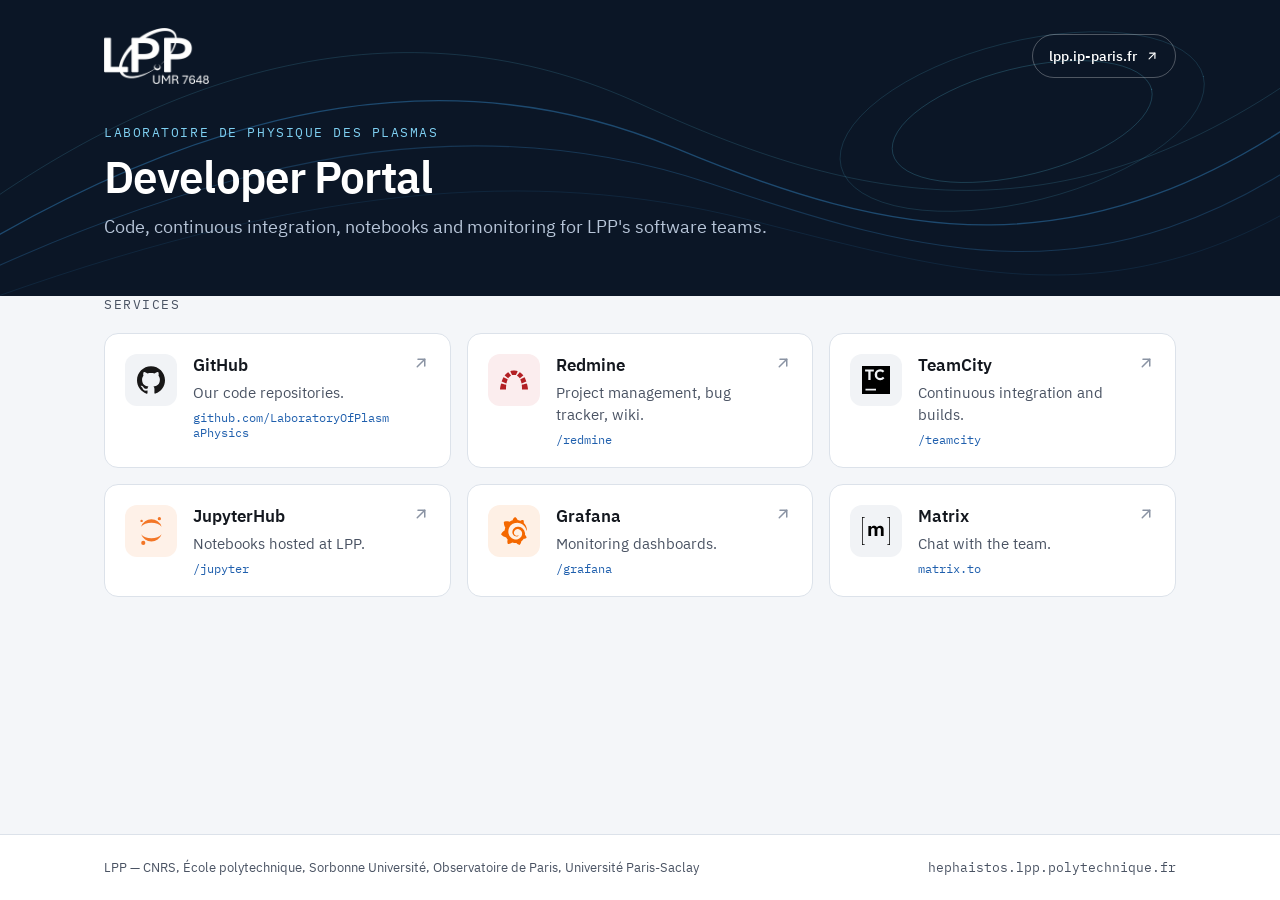
<file: site/index.html>
<!doctype html>
<html lang="en">
<head>
<meta charset="utf-8">
<meta name="viewport" content="width=device-width, initial-scale=1">
<title>LPP Developer Portal</title>
<meta name="description" content="Developer services of the Laboratoire de Physique des Plasmas: code, continuous integration, notebooks and monitoring.">
<link rel="icon" type="image/png" href="img/favicon.png">
<link rel="stylesheet" href="style.css">
</head>
<body>
<!--
  Served by Apache with mod_include (Options +Includes, see README.md).
  Visitors from these networks also get partials/internal-*.html; nobody else
  receives them. Without mod_include nothing is included: it fails closed.
  Edit this one line to change who counts as internal.
-->
<!--#if expr="-R '129.104.0.0/16' || -R '134.157.77.0/24'" --><!--#set var="LPP_INTERNAL" value="1" --><!--#endif -->
<header class="hero">
  <svg class="field" aria-hidden="true" viewBox="0 0 1440 360" preserveAspectRatio="xMidYMid slice" fill="none" stroke-linecap="round">
    <path d="M-40 300 C 260 120, 520 80, 760 180 S 1220 330, 1500 120" stroke="#3FA9F5" stroke-opacity="0.35" stroke-width="1.5"/>
    <path d="M-40 330 C 300 170, 560 140, 800 220 S 1240 360, 1500 170" stroke="#3FA9F5" stroke-opacity="0.22" stroke-width="1.2"/>
    <path d="M-40 260 C 220 70, 480 20, 720 130 S 1200 300, 1500 70" stroke="#5FD3F0" stroke-opacity="0.18" stroke-width="1"/>
    <path d="M-40 360 C 340 220, 600 200, 840 260 S 1260 380, 1500 220" stroke="#3FA9F5" stroke-opacity="0.12" stroke-width="1"/>
    <ellipse cx="1150" cy="150" rx="210" ry="90" stroke="#5FD3F0" stroke-opacity="0.16" stroke-width="1" transform="rotate(-14 1150 150)"/>
    <ellipse cx="1150" cy="150" rx="150" ry="60" stroke="#5FD3F0" stroke-opacity="0.22" stroke-width="1" transform="rotate(-14 1150 150)"/>
  </svg>
  <div class="wrap">
    <div class="topbar">
      <img src="img/logo-lpp-white.png" alt="LPP — Laboratoire de Physique des Plasmas, UMR 7648">
      <a class="pill-link" href="https://lpp.ip-paris.fr/">lpp.ip-paris.fr
        <svg width="14" height="14" viewBox="0 0 24 24" fill="none" stroke="currentColor" stroke-width="2" stroke-linecap="round" stroke-linejoin="round" aria-hidden="true"><path d="M7 17L17 7"/><path d="M8 7h9v9"/></svg>
      </a>
    </div>
    <div class="intro">
      <span class="label">Laboratoire de Physique des Plasmas</span>
      <h1>Developer Portal</h1>
      <p>Code, continuous integration, notebooks and monitoring for LPP's software teams.</p>
<!--#if expr="v('LPP_INTERNAL') == '1'" --><!--#include virtual="partials/internal-banner.html" --><!--#endif -->
    </div>
  </div>
</header>

<main class="wrap">
  <section>
    <span class="label">Services</span>
    <div class="cards">
      <a class="card" href="https://github.com/LaboratoryOfPlasmaPhysics">
        <span class="logo"><img src="img/github.svg" alt=""></span>
        <span class="text"><span class="name">GitHub</span><span class="desc">Our code repositories.</span><span class="addr">github.com/LaboratoryOfPlasmaPhysics</span></span>
        <svg class="go" width="18" height="18" viewBox="0 0 24 24" fill="none" stroke="currentColor" stroke-width="2" stroke-linecap="round" stroke-linejoin="round" aria-hidden="true"><path d="M7 17L17 7"/><path d="M8 7h9v9"/></svg>
      </a>
      <a class="card" href="/redmine" style="--tint: #FBEDEE">
        <span class="logo"><img src="img/redmine.svg" alt=""></span>
        <span class="text"><span class="name">Redmine</span><span class="desc">Project management, bug tracker, wiki.</span><span class="addr">/redmine</span></span>
        <svg class="go" width="18" height="18" viewBox="0 0 24 24" fill="none" stroke="currentColor" stroke-width="2" stroke-linecap="round" stroke-linejoin="round" aria-hidden="true"><path d="M7 17L17 7"/><path d="M8 7h9v9"/></svg>
      </a>
      <a class="card" href="/teamcity/">
        <span class="logo"><img src="img/teamcity.svg" alt=""></span>
        <span class="text"><span class="name">TeamCity</span><span class="desc">Continuous integration and builds.</span><span class="addr">/teamcity</span></span>
        <svg class="go" width="18" height="18" viewBox="0 0 24 24" fill="none" stroke="currentColor" stroke-width="2" stroke-linecap="round" stroke-linejoin="round" aria-hidden="true"><path d="M7 17L17 7"/><path d="M8 7h9v9"/></svg>
      </a>
      <a class="card" href="/jupyter" style="--tint: #FEF1E8">
        <span class="logo"><img src="img/jupyter.svg" alt=""></span>
        <span class="text"><span class="name">JupyterHub</span><span class="desc">Notebooks hosted at LPP.</span><span class="addr">/jupyter</span></span>
        <svg class="go" width="18" height="18" viewBox="0 0 24 24" fill="none" stroke="currentColor" stroke-width="2" stroke-linecap="round" stroke-linejoin="round" aria-hidden="true"><path d="M7 17L17 7"/><path d="M8 7h9v9"/></svg>
      </a>
      <a class="card" href="/grafana" style="--tint: #FEF0E5">
        <span class="logo"><img src="img/grafana.svg" alt=""></span>
        <span class="text"><span class="name">Grafana</span><span class="desc">Monitoring dashboards.</span><span class="addr">/grafana</span></span>
        <svg class="go" width="18" height="18" viewBox="0 0 24 24" fill="none" stroke="currentColor" stroke-width="2" stroke-linecap="round" stroke-linejoin="round" aria-hidden="true"><path d="M7 17L17 7"/><path d="M8 7h9v9"/></svg>
      </a>
      <a class="card" href="https://matrix.to/#/!aMGyiNNXheOhQByCcN:matrix.org?via=matrix.org">
        <span class="logo"><img src="img/matrix.svg" alt=""></span>
        <span class="text"><span class="name">Matrix</span><span class="desc">Chat with the team.</span><span class="addr">matrix.to</span></span>
        <svg class="go" width="18" height="18" viewBox="0 0 24 24" fill="none" stroke="currentColor" stroke-width="2" stroke-linecap="round" stroke-linejoin="round" aria-hidden="true"><path d="M7 17L17 7"/><path d="M8 7h9v9"/></svg>
      </a>
    </div>
  </section>
<!--#if expr="v('LPP_INTERNAL') == '1'" --><!--#include virtual="partials/internal-services.html" --><!--#endif -->
</main>

<footer>
  <div class="wrap">
    <span>LPP — CNRS, École polytechnique, Sorbonne Université, Observatoire de Paris, Université Paris-Saclay</span>
    <span class="host">hephaistos.lpp.polytechnique.fr</span>
  </div>
</footer>
</body>
</html>
</file>
<file: site/style.css>
@font-face { font-family: "IBM Plex Sans"; font-weight: 400; font-display: swap; src: url(fonts/ibm-plex-sans-400.woff2) format("woff2"); }
@font-face { font-family: "IBM Plex Sans"; font-weight: 500; font-display: swap; src: url(fonts/ibm-plex-sans-500.woff2) format("woff2"); }
@font-face { font-family: "IBM Plex Sans"; font-weight: 600; font-display: swap; src: url(fonts/ibm-plex-sans-600.woff2) format("woff2"); }
@font-face { font-family: "IBM Plex Sans"; font-weight: 700; font-display: swap; src: url(fonts/ibm-plex-sans-700.woff2) format("woff2"); }
@font-face { font-family: "IBM Plex Mono"; font-weight: 400; font-display: swap; src: url(fonts/ibm-plex-mono-400.woff2) format("woff2"); }
@font-face { font-family: "IBM Plex Mono"; font-weight: 500; font-display: swap; src: url(fonts/ibm-plex-mono-500.woff2) format("woff2"); }

:root {
  --ink: #14181F;
  --muted: #4A5363;
  --ground: #F4F6F9;
  --line: #DCE2EA;
  --link: #1F5FAD;
  --night: #0B1626;
  --night-text: #B7C5D8;
  --cyan: #7FD0F2;
  --sans: "IBM Plex Sans", system-ui, sans-serif;
  --mono: "IBM Plex Mono", ui-monospace, monospace;
}

* { box-sizing: border-box; }
body { margin: 0; min-height: 100vh; display: flex; flex-direction: column; background: var(--ground); color: var(--ink); font-family: var(--sans); }
a { color: var(--link); }
a:hover { color: #174A87; }
.wrap { width: 100%; max-width: 1120px; margin: 0 auto; padding: 0 24px; }
.label { font-family: var(--mono); font-size: 13px; letter-spacing: .12em; text-transform: uppercase; color: var(--muted); }

.hero { position: relative; overflow: hidden; background: var(--night); color: #FFFFFF; }
.hero .field { position: absolute; inset: 0; width: 100%; height: 100%; }
.hero .wrap { position: relative; padding-top: 28px; padding-bottom: 56px; display: flex; flex-direction: column; gap: 40px; }
.topbar { display: flex; flex-wrap: wrap; align-items: center; justify-content: space-between; gap: 16px; }
.topbar img { height: 56px; width: auto; display: block; }
.pill-link { display: inline-flex; align-items: center; gap: 8px; min-height: 44px; padding: 0 16px; border: 1px solid rgba(255,255,255,.28); border-radius: 999px; color: #FFFFFF; font-size: 14px; font-weight: 500; text-decoration: none; }
.pill-link:hover { color: #FFFFFF; border-color: rgba(255,255,255,.6); }
.intro { display: flex; flex-direction: column; gap: 12px; max-width: 680px; }
.intro .label { color: var(--cyan); }
.intro h1 { margin: 0; font-size: 44px; line-height: 1.1; font-weight: 600; letter-spacing: -0.02em; }
.intro p { margin: 0; font-size: 18px; line-height: 1.5; color: var(--night-text); }
.network { align-self: flex-start; display: inline-flex; align-items: center; gap: 8px; margin-top: 8px; padding: 8px 14px; border-radius: 999px; background: rgba(95,211,240,.14); border: 1px solid rgba(95,211,240,.40); color: #CFF1FB; font-size: 14px; }

main { flex: 1; padding-top: 48px; padding-bottom: 72px; display: flex; flex-direction: column; gap: 48px; }
section { display: flex; flex-direction: column; gap: 20px; }
.section-head { display: flex; flex-wrap: wrap; align-items: baseline; gap: 12px; }
.section-head span:last-child { font-size: 14px; color: var(--muted); }
.cards { display: grid; grid-template-columns: repeat(auto-fill, minmax(min(320px, 100%), 1fr)); gap: 16px; }

.card { display: flex; align-items: flex-start; gap: 16px; padding: 20px; background: #FFFFFF; border: 1px solid var(--line); border-radius: 14px; text-decoration: none; color: var(--ink); transition: border-color .15s ease, box-shadow .15s ease, transform .15s ease; }
.card:hover { color: var(--ink); border-color: #8FB0DA; box-shadow: 0 8px 24px rgba(15,35,70,.10); transform: translateY(-2px); }
.card:focus-visible { outline: 3px solid #3B82F6; outline-offset: 2px; }
.card .logo { flex: none; width: 52px; height: 52px; border-radius: 12px; background: var(--tint, #F1F3F6); display: flex; align-items: center; justify-content: center; }
.card .logo img { width: 28px; height: 28px; }
.card .text { flex: 1; min-width: 0; display: flex; flex-direction: column; gap: 6px; }
.card .name { font-size: 17px; font-weight: 600; }
.card .desc { font-size: 15px; line-height: 1.45; color: var(--muted); }
.card .addr { font-family: var(--mono); font-size: 12px; color: var(--link); overflow-wrap: anywhere; }
.card .go { flex: none; color: #8A93A3; }

.deprecated { display: flex; flex-wrap: wrap; align-items: center; gap: 24px; padding: 28px; background: #FFF4E0; border: 2px solid #B45309; border-radius: 14px; color: #5C2C00; }
.deprecated .logo { flex: none; width: 64px; height: 64px; border-radius: 14px; background: #FFFFFF; border: 1px solid #F0C98A; display: flex; align-items: center; justify-content: center; }
.deprecated .logo img { width: 36px; height: 40px; object-fit: contain; filter: grayscale(.6); }
.deprecated .text { flex: 999 1 420px; min-width: 0; display: flex; flex-direction: column; gap: 8px; }
.deprecated .title { display: flex; flex-wrap: wrap; align-items: center; gap: 12px; }
.deprecated .badge { display: inline-flex; align-items: center; gap: 6px; padding: 4px 10px; border-radius: 6px; background: #B45309; color: #FFFFFF; font-size: 13px; font-weight: 700; letter-spacing: .08em; }
.deprecated h2 { margin: 0; font-size: 22px; font-weight: 700; }
.deprecated p { margin: 0; font-size: 16px; line-height: 1.5; }
.deprecated .actions { flex: 1 1 260px; display: flex; flex-wrap: wrap; gap: 12px; justify-content: flex-end; }
.button { display: inline-flex; align-items: center; gap: 8px; min-height: 44px; padding: 0 16px; border-radius: 10px; font-weight: 500; text-decoration: none; }
.button.secondary { border: 1px solid #B45309; background: #FFFFFF; color: #7A3A00; }
.button.secondary:hover { color: #5C2C00; background: #FFFAF2; }
.button.primary { background: var(--link); color: #FFFFFF; }
.button.primary:hover { background: #174A87; color: #FFFFFF; }

footer { background: #FFFFFF; border-top: 1px solid var(--line); }
footer .wrap { padding-top: 24px; padding-bottom: 24px; display: flex; flex-wrap: wrap; justify-content: space-between; gap: 12px; font-size: 13px; color: var(--muted); }
footer .host { font-family: var(--mono); }

@media (max-width: 600px) {
  .intro h1 { font-size: 34px; }
  .intro p { font-size: 16px; }
}
@media (prefers-reduced-motion: reduce) {
  .card { transition: none; }
  .card:hover { transform: none; }
}
</file>
